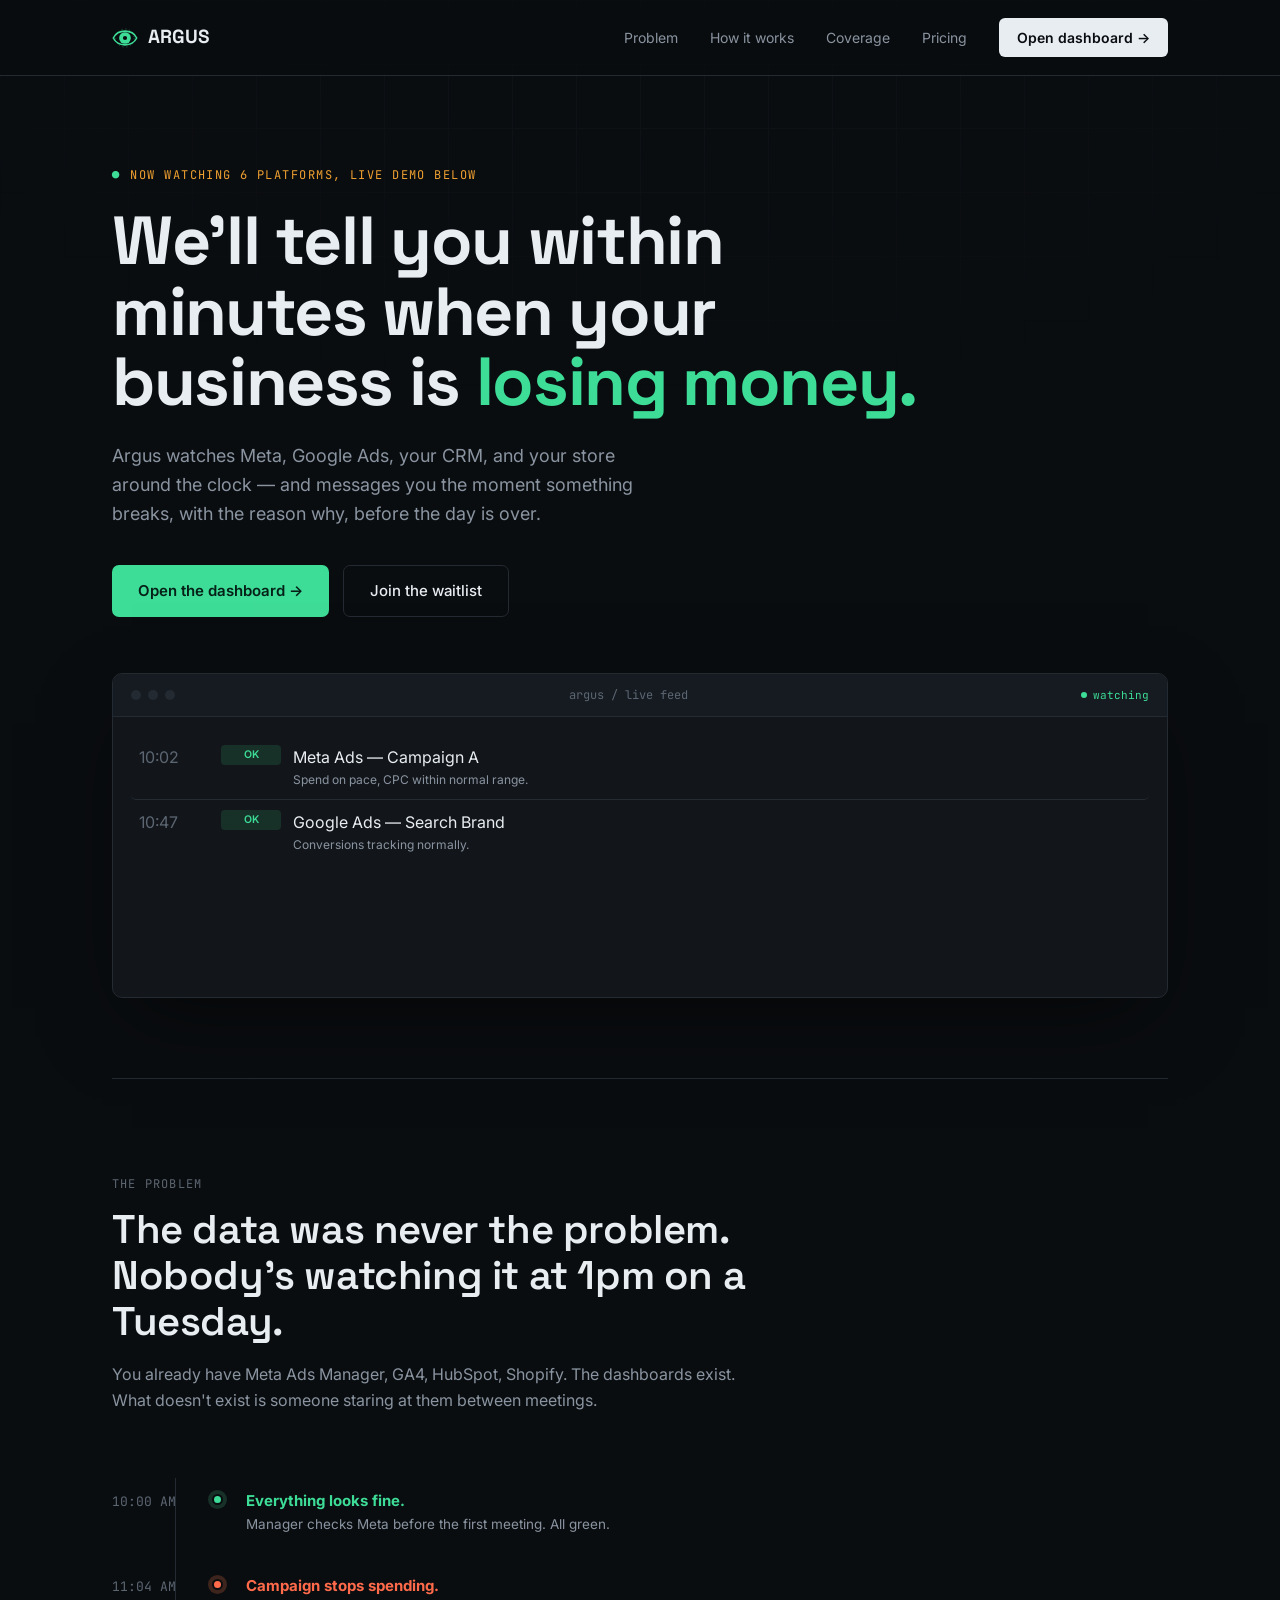
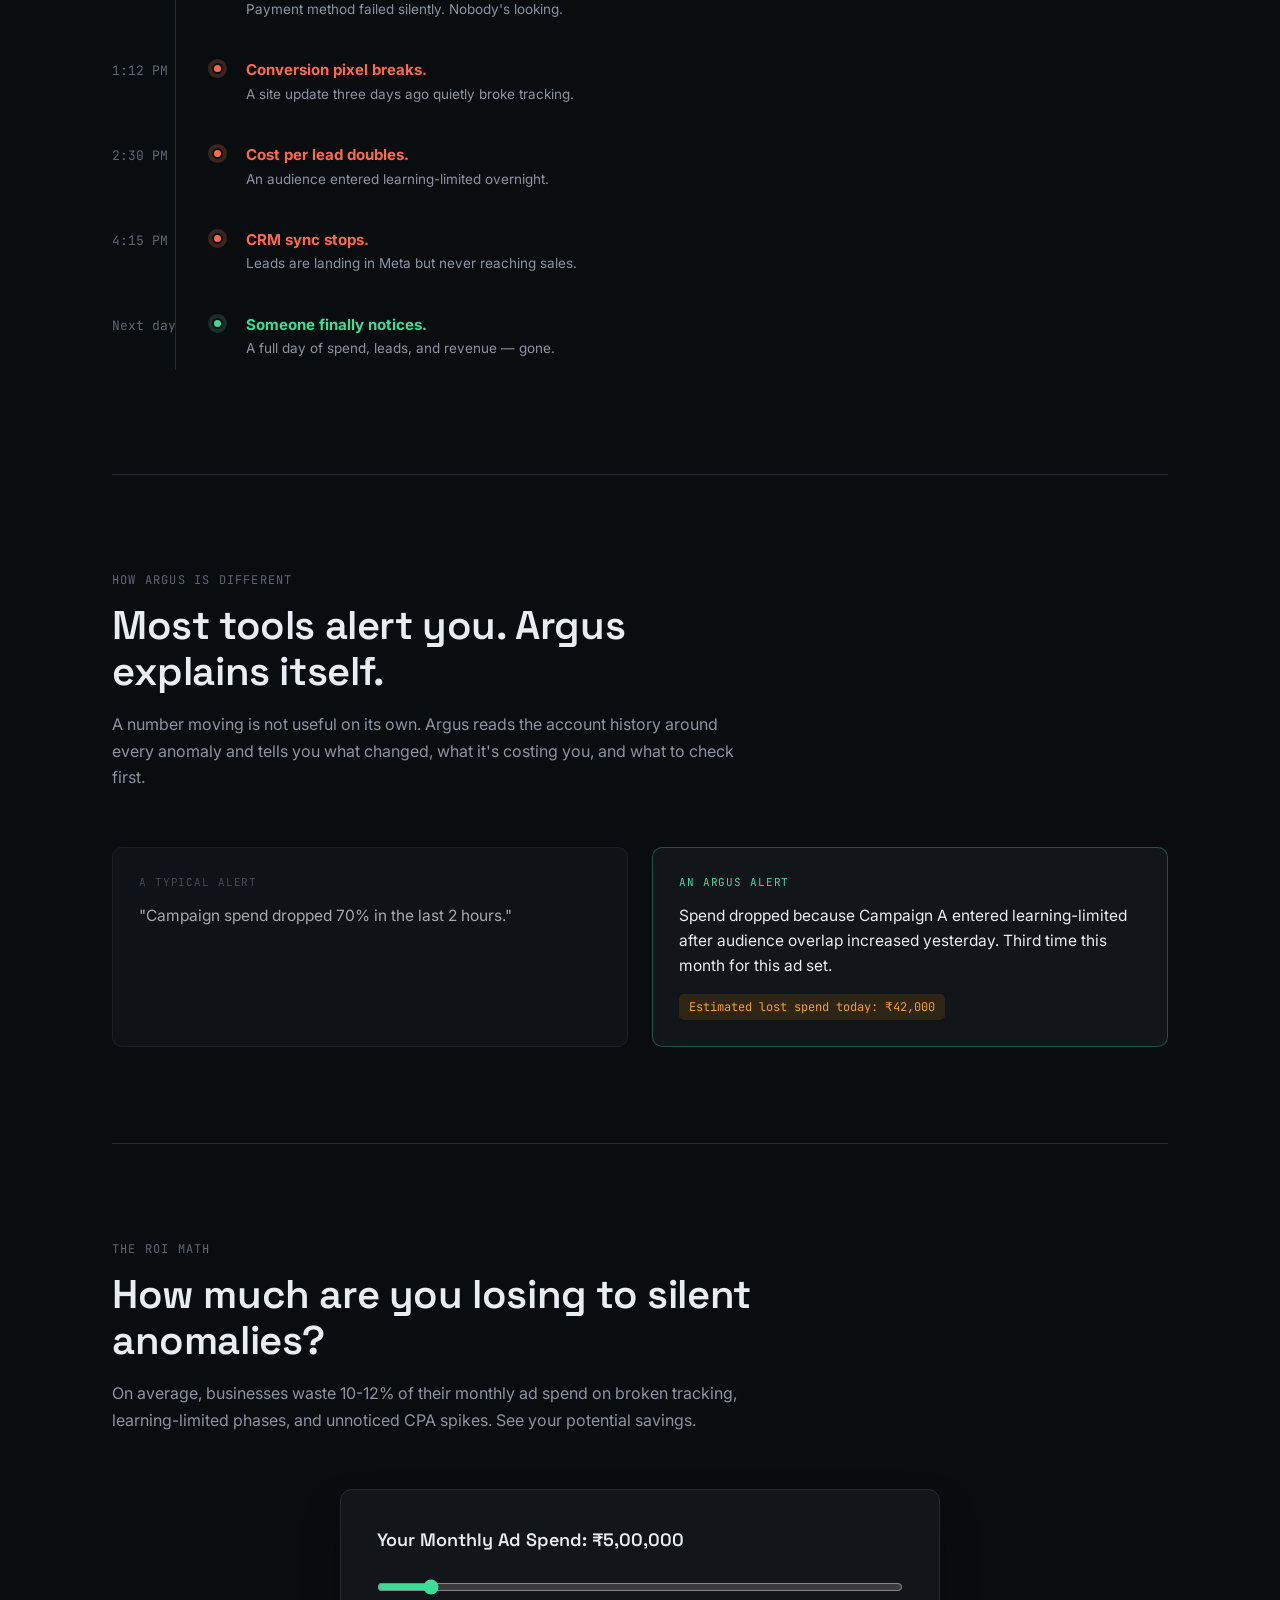
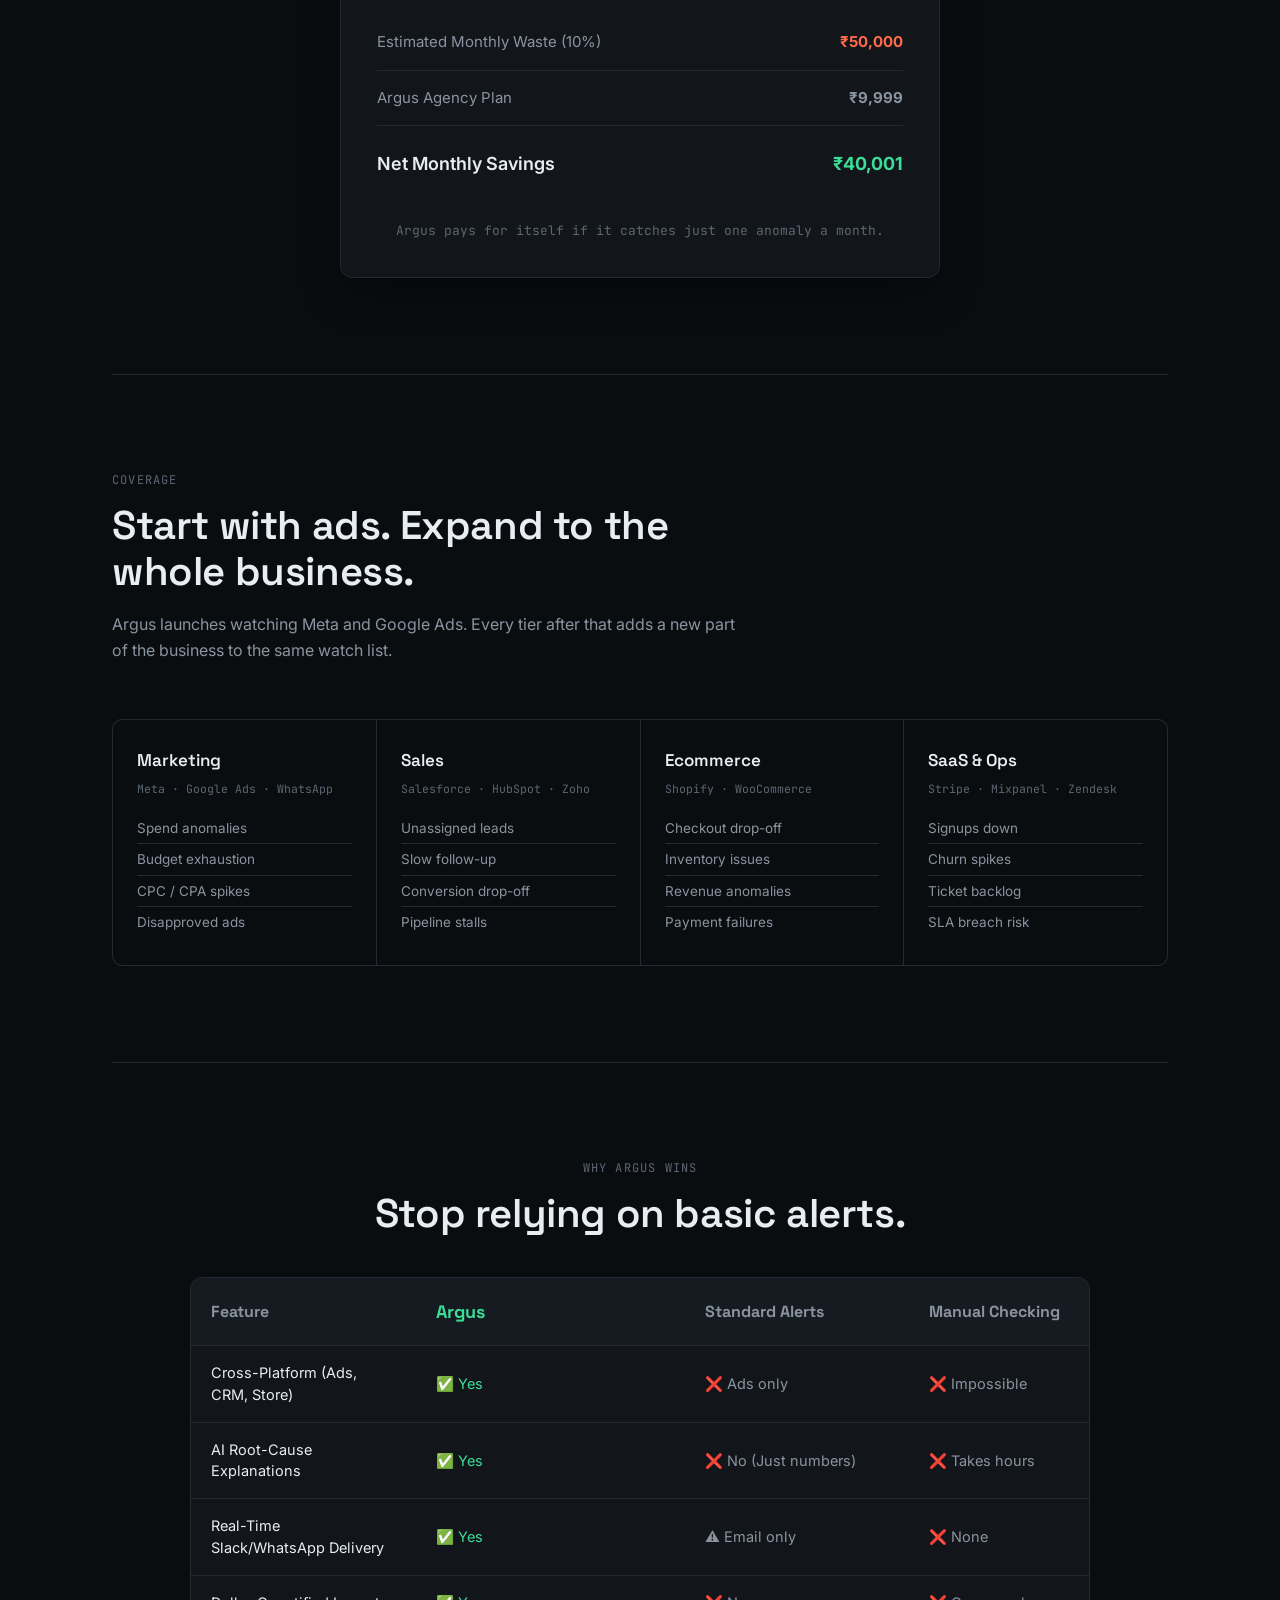
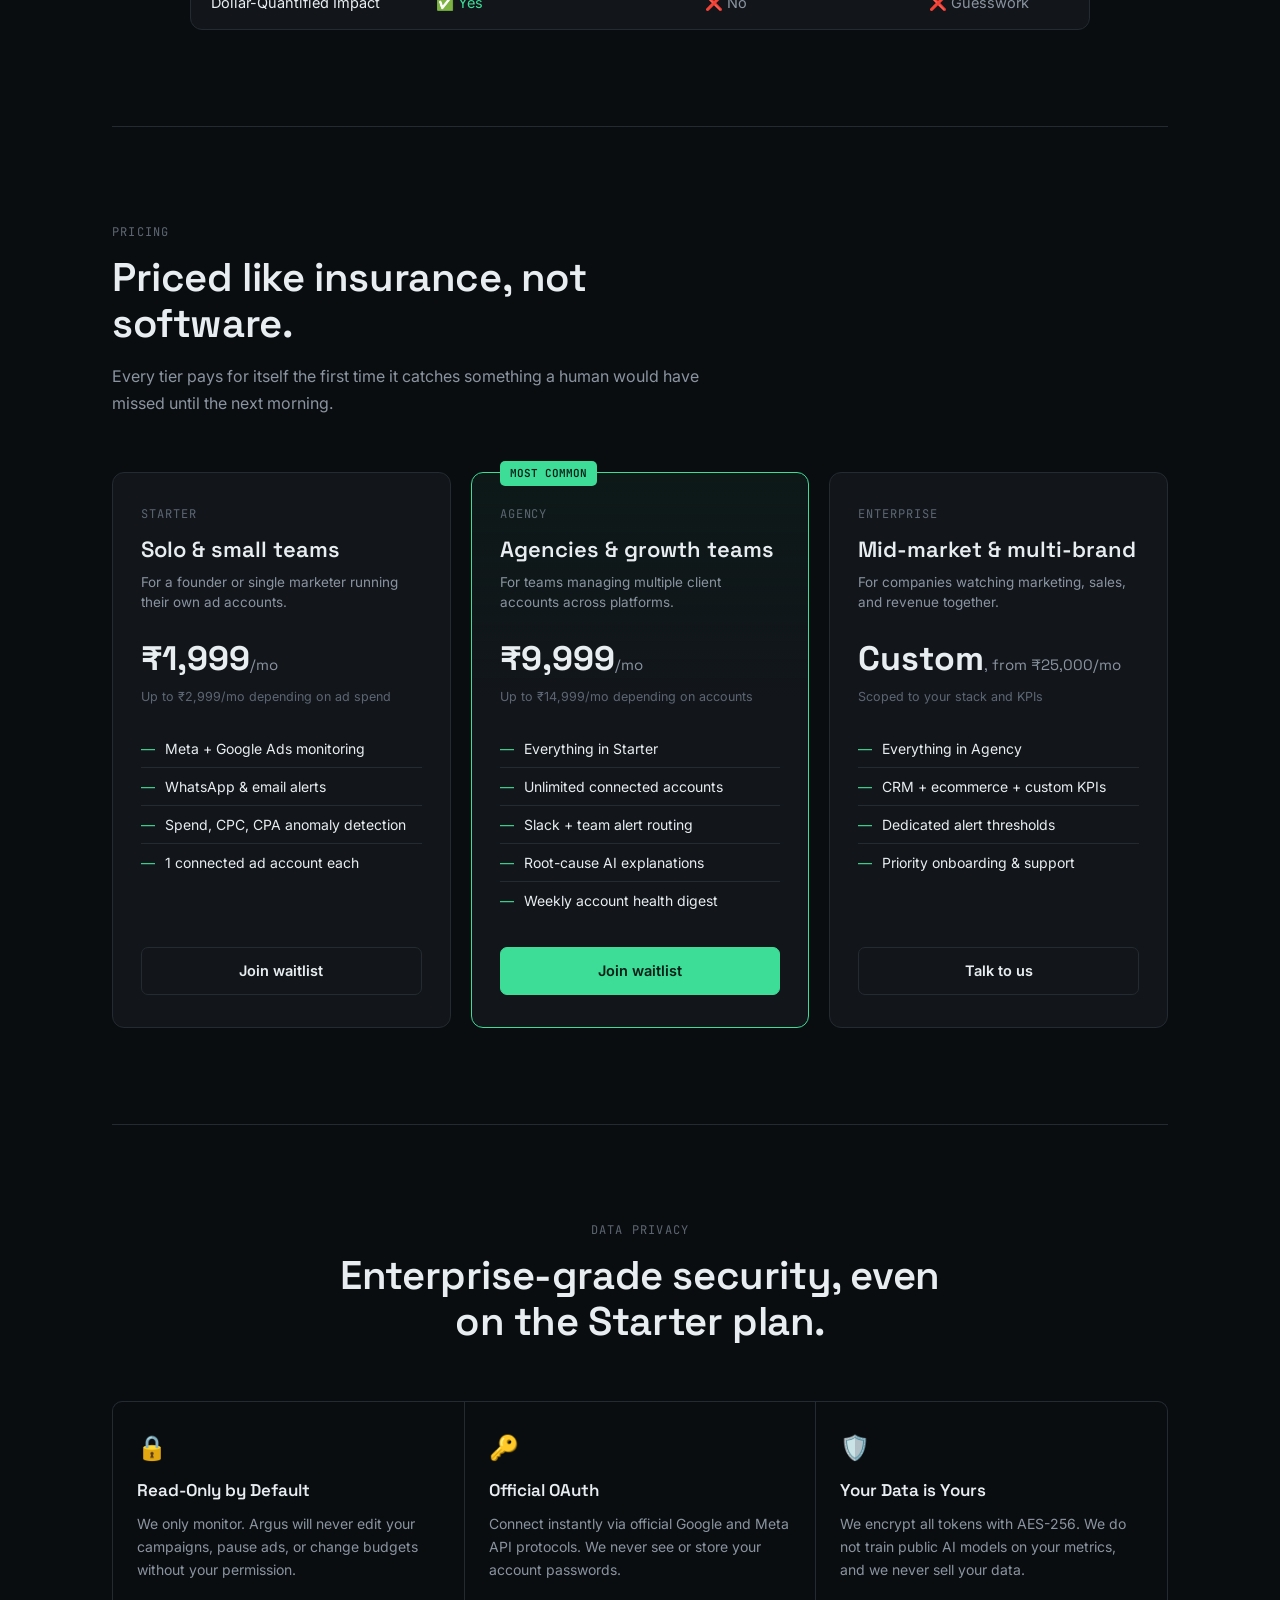
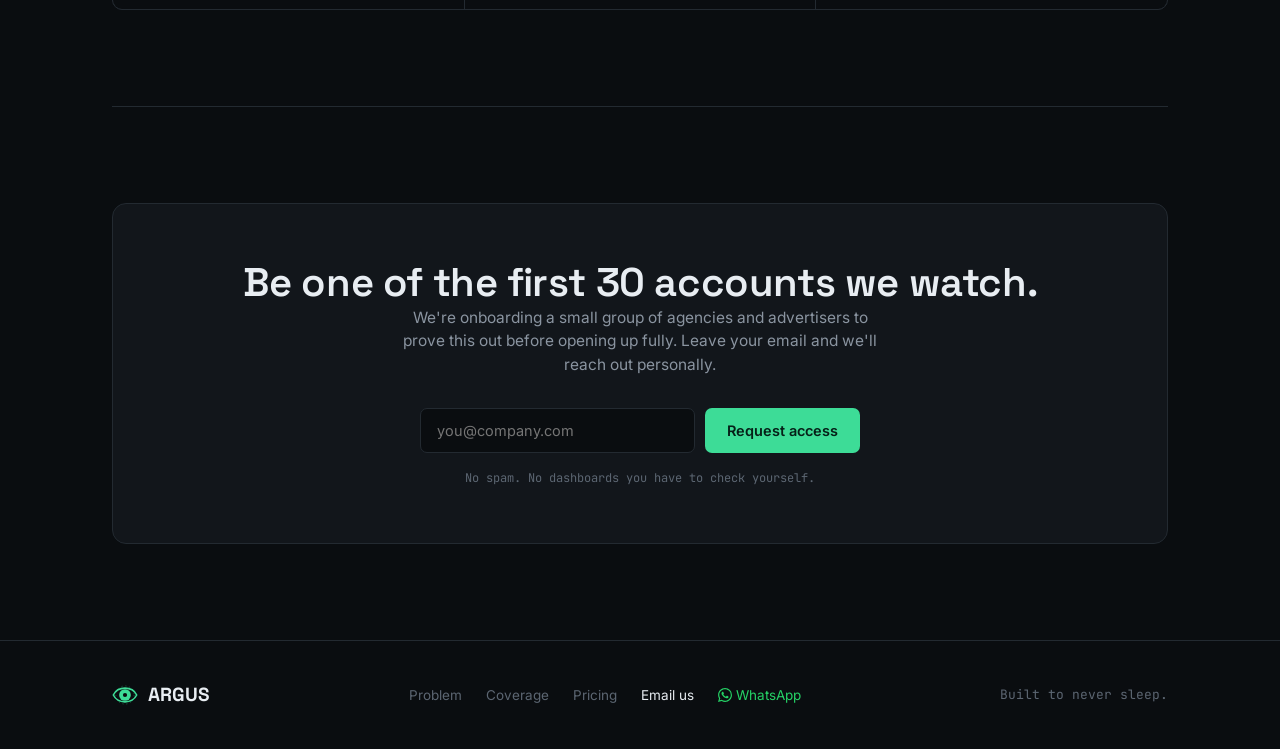
<file: index.html>
<!DOCTYPE html>
<html lang="en">
<head>
<meta charset="UTF-8">
<meta name="viewport" content="width=device-width, initial-scale=1.0">
<title>Argus — Your business, watched 24/7</title>
<meta name="description" content="Argus watches your Meta, Google, CRM, and store data around the clock and tells you within minutes when something's wrong — and why.">
<link rel="icon" type="image/svg+xml" href="assets/logo.svg">
<link rel="preconnect" href="https://fonts.googleapis.com">
<link href="https://fonts.googleapis.com/css2?family=Space+Grotesk:wght@400;500;600;700&family=Inter:wght@400;500;600&family=JetBrains+Mono:wght@400;500;600&display=swap" rel="stylesheet">
<link rel="stylesheet" href="css/styles.css">
<style>
  .hero{padding:90px 0 80px;display:grid;grid-template-columns:1fr;gap:56px;}
  .eyebrow{font-family:var(--mono);font-size:12px;letter-spacing:.12em;text-transform:uppercase;color:var(--amber);display:flex;align-items:center;gap:10px;margin-bottom:22px;}
  .eyebrow::before{content:'●';color:var(--ok);animation:pulse 2s infinite;}
  h1{font-family:var(--display);font-weight:700;font-size:clamp(38px,5.4vw,68px);line-height:1.04;letter-spacing:-.02em;max-width:820px;}
  h1 .accent{color:var(--ok);}
  .hero-sub{font-size:18px;color:var(--muted);max-width:560px;margin-top:24px;line-height:1.6;}
  .hero-ctas{display:flex;gap:14px;margin-top:36px;flex-wrap:wrap;}
  .console{background:var(--panel);border:1px solid var(--hairline);border-radius:10px;overflow:hidden;box-shadow:0 30px 80px -20px rgba(0,0,0,.6);}
  .console-bar{display:flex;align-items:center;justify-content:space-between;padding:12px 18px;border-bottom:1px solid var(--hairline);background:var(--panel-2);}
  .console-dots{display:flex;gap:7px;}
  .console-dots span{width:10px;height:10px;border-radius:50%;background:var(--hairline);}
  .console-title{font-family:var(--mono);font-size:12px;color:var(--muted-2);}
  .console-status{font-family:var(--mono);font-size:11px;color:var(--ok);display:flex;align-items:center;gap:6px;}
  .console-status::before{content:'';width:6px;height:6px;border-radius:50%;background:var(--ok);animation:pulse 2s infinite;}
  #consoleBody{padding:18px;height:280px;overflow:hidden;}
  section{padding:96px 0;border-top:1px solid var(--hairline);}
  .section-head{max-width:640px;margin-bottom:56px;}
  .section-eyebrow{font-family:var(--mono);font-size:12px;letter-spacing:.1em;text-transform:uppercase;color:var(--muted-2);margin-bottom:14px;}
  h2{font-family:var(--display);font-weight:600;font-size:clamp(28px,3.6vw,40px);letter-spacing:-.01em;line-height:1.15;}
  .section-sub{color:var(--muted);font-size:16px;margin-top:16px;line-height:1.65;}
  .timeline{position:relative;}
  .timeline-rail{position:absolute;left:63px;top:8px;bottom:8px;width:1px;background:var(--hairline);}
  .t-row{display:grid;grid-template-columns:100px 26px 1fr;gap:0;align-items:start;padding:20px 0;}
  .t-time{font-family:var(--mono);font-size:13px;color:var(--muted-2);padding-top:2px;}
  .t-dot{width:11px;height:11px;border-radius:50%;background:var(--hairline);border:2px solid var(--bg);margin-top:4px;position:relative;z-index:1;}
  .t-row.bad .t-dot{background:var(--alert);box-shadow:0 0 0 4px var(--alert-dim);}
  .t-row.watch .t-dot{background:var(--ok);box-shadow:0 0 0 4px var(--ok-dim);}
  .t-text{font-size:15px;padding-left:8px;}
  .t-row.bad .t-text strong{color:var(--alert);}
  .t-row.watch .t-text strong{color:var(--ok);}
  .t-note{color:var(--muted);font-size:13.5px;margin-top:2px;}
  .why-grid{display:grid;grid-template-columns:1fr 1fr;gap:24px;}
  @media(max-width:800px){.why-grid{grid-template-columns:1fr;}}
  .why-card{background:var(--panel);border:1px solid var(--hairline);border-radius:10px;padding:26px;}
  .why-card .label{font-family:var(--mono);font-size:11px;letter-spacing:.08em;text-transform:uppercase;color:var(--muted-2);margin-bottom:14px;}
  .why-card.plain{opacity:.7;}
  .why-card.smart{border-color:rgba(61,220,151,.3);}
  .why-card.smart .label{color:var(--ok);}
  .why-card p{font-size:15.5px;line-height:1.6;}
  .impact-tag{display:inline-block;margin-top:16px;font-family:var(--mono);font-size:12px;color:var(--amber);background:var(--amber-dim);padding:4px 10px;border-radius:5px;}
  .coverage-grid{display:grid;grid-template-columns:repeat(4,1fr);gap:1px;background:var(--hairline);border:1px solid var(--hairline);border-radius:10px;overflow:hidden;}
  @media(max-width:900px){.coverage-grid{grid-template-columns:repeat(2,1fr);}}
  .cov-card{background:var(--bg);padding:28px 24px;}
  .cov-card h3{font-family:var(--display);font-size:17px;font-weight:600;margin-bottom:6px;}
  .cov-card .tools{font-family:var(--mono);font-size:11.5px;color:var(--muted-2);margin-bottom:16px;}
  .cov-card ul{list-style:none;font-size:13.5px;color:var(--muted);}
  .cov-card li{padding:5px 0;border-top:1px solid var(--hairline);}
  .cov-card li:first-child{border-top:none;}
  .pricing-grid{display:grid;grid-template-columns:repeat(3,1fr);gap:20px;}
  @media(max-width:900px){.pricing-grid{grid-template-columns:1fr;}}
  .price-card{background:var(--panel);border:1px solid var(--hairline);border-radius:12px;padding:32px 28px;display:flex;flex-direction:column;}
  .price-card.featured{border-color:var(--ok);position:relative;background:linear-gradient(180deg,rgba(61,220,151,.06),var(--panel) 40%);}
  .featured-tag{position:absolute;top:-12px;left:28px;background:var(--ok);color:#062018;font-family:var(--mono);font-size:11px;font-weight:600;padding:4px 10px;border-radius:5px;}
  .price-tier{font-family:var(--mono);font-size:12px;color:var(--muted-2);text-transform:uppercase;letter-spacing:.08em;margin-bottom:10px;}
  .price-name{font-family:var(--display);font-size:22px;font-weight:600;margin-bottom:6px;}
  .price-for{font-size:13.5px;color:var(--muted);margin-bottom:20px;}
  .price-amount{font-family:var(--display);font-size:34px;font-weight:700;margin-bottom:4px;}
  .price-amount span{font-size:15px;color:var(--muted);font-weight:400;}
  .price-range{font-size:12.5px;color:var(--muted-2);margin-bottom:24px;}
  .price-feat{list-style:none;font-size:14px;margin-bottom:28px;flex:1;}
  .price-feat li{padding:8px 0;border-top:1px solid var(--hairline);display:flex;gap:10px;}
  .price-feat li:first-child{border-top:none;}
  .price-feat li::before{content:'—';color:var(--ok);flex-shrink:0;}
  .price-btn{text-align:center;padding:12px;border-radius:7px;font-weight:600;font-size:14.5px;border:1px solid var(--hairline);transition:all .15s;}
  .price-card.featured .price-btn{background:var(--ok);color:#062018;border-color:var(--ok);}
  .waitlist{background:var(--panel);border:1px solid var(--hairline);border-radius:14px;padding:56px 48px;text-align:center;}
  @media(max-width:700px){.waitlist{padding:40px 24px;}}
  .waitlist p{color:var(--muted);font-size:15.5px;max-width:480px;margin:0 auto 32px;}
  .waitlist-form{display:flex;gap:10px;max-width:440px;margin:0 auto;flex-wrap:wrap;justify-content:center;}
  .waitlist-form input{flex:1;min-width:220px;background:var(--bg);border:1px solid var(--hairline);color:var(--text);padding:13px 16px;border-radius:7px;font-size:14.5px;}
  .waitlist-form input:focus{outline:none;border-color:var(--ok);}
  .waitlist-form button{background:var(--ok);color:#062018;font-weight:600;font-size:14.5px;border:none;padding:13px 22px;border-radius:7px;cursor:pointer;}
  .form-note{font-family:var(--mono);font-size:12px;color:var(--muted-2);margin-top:16px;}
  .form-success{display:none;color:var(--ok);font-family:var(--mono);font-size:14px;margin-top:20px;}
  footer{border-top:1px solid var(--hairline);padding:40px 0;}
  .footer-row{display:flex;justify-content:space-between;align-items:center;flex-wrap:wrap;gap:16px;}
  .footer-links{display:flex;gap:24px;font-size:13.5px;color:var(--muted-2);}
  @media(max-width:700px){.why-grid,.pricing-grid{grid-template-columns:1fr;}.t-row{grid-template-columns:78px 20px 1fr;}.timeline-rail{left:52px;}}
</style>
</head>
<body>
<div class="grid-bg"></div>

<header class="site-header">
  <nav class="site-nav">
    <div class="logo"><img src="assets/logo.svg" alt="Argus logo"> ARGUS</div>
    <button class="nav-toggle" id="navToggle" aria-label="Menu">☰</button>
    <div class="nav-links">
      <a href="#problem">Problem</a>
      <a href="#how">How it works</a>
      <a href="#coverage">Coverage</a>
      <a href="#pricing">Pricing</a>
      <a href="dashboard.html" class="nav-cta">Open dashboard →</a>
    </div>
  </nav>
</header>

<main class="wrap">
  <section class="hero" style="border-top:none;">
    <div>
      <div class="eyebrow">Now watching 6 platforms, live demo below</div>
      <h1>We'll tell you within minutes when your business is <span class="accent">losing money.</span></h1>
      <p class="hero-sub">Argus watches Meta, Google Ads, your CRM, and your store around the clock — and messages you the moment something breaks, with the reason why, before the day is over.</p>
      <div class="hero-ctas">
        <a href="dashboard.html" class="btn-primary">Open the dashboard →</a>
        <a href="#waitlist" class="btn-secondary">Join the waitlist</a>
      </div>
    </div>
    <div class="console">
      <div class="console-bar">
        <div class="console-dots"><span></span><span></span><span></span></div>
        <div class="console-title">argus / live feed</div>
        <div class="console-status">watching</div>
      </div>
      <div id="consoleBody"></div>
    </div>
  </section>

  <section id="problem">
    <div class="section-head">
      <div class="section-eyebrow">The problem</div>
      <h2>The data was never the problem. Nobody's watching it at 1pm on a Tuesday.</h2>
      <p class="section-sub">You already have Meta Ads Manager, GA4, HubSpot, Shopify. The dashboards exist. What doesn't exist is someone staring at them between meetings.</p>
    </div>
    <div class="timeline">
      <div class="timeline-rail"></div>
      <div class="t-row watch"><div class="t-time">10:00 AM</div><div class="t-dot"></div><div class="t-text"><strong>Everything looks fine.</strong><div class="t-note">Manager checks Meta before the first meeting. All green.</div></div></div>
      <div class="t-row bad"><div class="t-time">11:04 AM</div><div class="t-dot"></div><div class="t-text"><strong>Campaign stops spending.</strong><div class="t-note">Payment method failed silently. Nobody's looking.</div></div></div>
      <div class="t-row bad"><div class="t-time">1:12 PM</div><div class="t-dot"></div><div class="t-text"><strong>Conversion pixel breaks.</strong><div class="t-note">A site update three days ago quietly broke tracking.</div></div></div>
      <div class="t-row bad"><div class="t-time">2:30 PM</div><div class="t-dot"></div><div class="t-text"><strong>Cost per lead doubles.</strong><div class="t-note">An audience entered learning-limited overnight.</div></div></div>
      <div class="t-row bad"><div class="t-time">4:15 PM</div><div class="t-dot"></div><div class="t-text"><strong>CRM sync stops.</strong><div class="t-note">Leads are landing in Meta but never reaching sales.</div></div></div>
      <div class="t-row watch"><div class="t-time">Next day</div><div class="t-dot"></div><div class="t-text"><strong>Someone finally notices.</strong><div class="t-note">A full day of spend, leads, and revenue — gone.</div></div></div>
    </div>
  </section>

  <section id="how">
    <div class="section-head">
      <div class="section-eyebrow">How Argus is different</div>
      <h2>Most tools alert you. Argus explains itself.</h2>
      <p class="section-sub">A number moving is not useful on its own. Argus reads the account history around every anomaly and tells you what changed, what it's costing you, and what to check first.</p>
    </div>
    <div class="why-grid">
      <div class="why-card plain"><div class="label">A typical alert</div><p>"Campaign spend dropped 70% in the last 2 hours."</p></div>
      <div class="why-card smart"><div class="label">An Argus alert</div><p>Spend dropped because Campaign A entered learning-limited after audience overlap increased yesterday. Third time this month for this ad set.</p><span class="impact-tag">Estimated lost spend today: ₹42,000</span></div>
    </div>
  </section>
<!-- ADDED: ROI Calculator -->
  <section id="calculator">
    <div class="section-head">
      <div class="section-eyebrow">The ROI Math</div>
      <h2>How much are you losing to silent anomalies?</h2>
      <p class="section-sub">On average, businesses waste 10-12% of their monthly ad spend on broken tracking, learning-limited phases, and unnoticed CPA spikes. See your potential savings.</p>
    </div>
    <div class="calc-box">
      <label for="spend-slider">Your Monthly Ad Spend: <span id="spend-value" class="accent">₹5,00,000</span></label>
      <input type="range" id="spend-slider" min="50000" max="5000000" step="50000" value="500000">
      
      <div class="calc-results">
        <div class="calc-row">
          <span>Estimated Monthly Waste (10%)</span>
          <strong id="waste-value" class="alert-text">₹50,000</strong>
        </div>
        <div class="calc-row">
          <span>Argus Agency Plan</span>
          <strong>₹9,999</strong>
        </div>
        <div class="calc-row total">
          <span>Net Monthly Savings</span>
          <strong id="savings-value" class="ok-text">₹40,001</strong>
        </div>
      </div>
      <p class="calc-note">Argus pays for itself if it catches just one anomaly a month.</p>
    </div>
  </section>
  <section id="coverage">
    <div class="section-head">
      <div class="section-eyebrow">Coverage</div>
      <h2>Start with ads. Expand to the whole business.</h2>
      <p class="section-sub">Argus launches watching Meta and Google Ads. Every tier after that adds a new part of the business to the same watch list.</p>
    </div>
    <div class="coverage-grid">
      <div class="cov-card"><h3>Marketing</h3><div class="tools">Meta · Google Ads · WhatsApp</div><ul><li>Spend anomalies</li><li>Budget exhaustion</li><li>CPC / CPA spikes</li><li>Disapproved ads</li></ul></div>
      <div class="cov-card"><h3>Sales</h3><div class="tools">Salesforce · HubSpot · Zoho</div><ul><li>Unassigned leads</li><li>Slow follow-up</li><li>Conversion drop-off</li><li>Pipeline stalls</li></ul></div>
      <div class="cov-card"><h3>Ecommerce</h3><div class="tools">Shopify · WooCommerce</div><ul><li>Checkout drop-off</li><li>Inventory issues</li><li>Revenue anomalies</li><li>Payment failures</li></ul></div>
      <div class="cov-card"><h3>SaaS &amp; Ops</h3><div class="tools">Stripe · Mixpanel · Zendesk</div><ul><li>Signups down</li><li>Churn spikes</li><li>Ticket backlog</li><li>SLA breach risk</li></ul></div>
    </div>
  </section>

  <!-- ADDED: Comparison Table -->
  <section id="compare">
    <div class="section-head" style="margin: 0 auto 40px; text-align: center;">
      <div class="section-eyebrow" style="justify-content: center;">Why Argus Wins</div>
      <h2>Stop relying on basic alerts.</h2>
    </div>
    
    <div style="max-width: 900px; margin: 0 auto; background: var(--panel); border: 1px solid var(--hairline); border-radius: 12px; overflow: hidden;">
      <table style="width: 100%; border-collapse: collapse; text-align: left;">
        <thead>
          <tr style="background: var(--panel-2); border-bottom: 1px solid var(--hairline);">
            <th style="padding: 20px; font-family: var(--display); font-size: 16px; color: var(--muted);">Feature</th>
            <th style="padding: 20px; font-family: var(--display); font-size: 18px; color: var(--ok); width: 30%;">Argus</th>
            <th style="padding: 20px; font-family: var(--display); font-size: 16px; color: var(--muted); width: 25%;">Standard Alerts</th>
            <th style="padding: 20px; font-family: var(--display); font-size: 16px; color: var(--muted); width: 20%;">Manual Checking</th>
          </tr>
        </thead>
        <tbody style="font-size: 14.5px;">
          <tr style="border-bottom: 1px solid var(--hairline);">
            <td style="padding: 16px 20px;">Cross-Platform (Ads, CRM, Store)</td>
            <td style="padding: 16px 20px; color: var(--ok);">✅ Yes</td>
            <td style="padding: 16px 20px; color: var(--muted);">❌ Ads only</td>
            <td style="padding: 16px 20px; color: var(--muted);">❌ Impossible</td>
          </tr>
          <tr style="border-bottom: 1px solid var(--hairline);">
            <td style="padding: 16px 20px;">AI Root-Cause Explanations</td>
            <td style="padding: 16px 20px; color: var(--ok);">✅ Yes</td>
            <td style="padding: 16px 20px; color: var(--muted);">❌ No (Just numbers)</td>
            <td style="padding: 16px 20px; color: var(--muted);">❌ Takes hours</td>
          </tr>
          <tr style="border-bottom: 1px solid var(--hairline);">
            <td style="padding: 16px 20px;">Real-Time Slack/WhatsApp Delivery</td>
            <td style="padding: 16px 20px; color: var(--ok);">✅ Yes</td>
            <td style="padding: 16px 20px; color: var(--muted);">⚠️ Email only</td>
            <td style="padding: 16px 20px; color: var(--muted);">❌ None</td>
          </tr>
          <tr>
            <td style="padding: 16px 20px;">Dollar-Quantified Impact</td>
            <td style="padding: 16px 20px; color: var(--ok);">✅ Yes</td>
            <td style="padding: 16px 20px; color: var(--muted);">❌ No</td>
            <td style="padding: 16px 20px; color: var(--muted);">❌ Guesswork</td>
          </tr>
        </tbody>
      </table>
    </div>
  </section>
  <section id="pricing">
    <div class="section-head">
      <div class="section-eyebrow">Pricing</div>
      <h2>Priced like insurance, not software.</h2>
      <p class="section-sub">Every tier pays for itself the first time it catches something a human would have missed until the next morning.</p>
    </div>
    <div class="pricing-grid">
      <div class="price-card">
        <div class="price-tier">Starter</div><div class="price-name">Solo &amp; small teams</div>
        <div class="price-for">For a founder or single marketer running their own ad accounts.</div>
        <div class="price-amount">₹1,999<span>/mo</span></div><div class="price-range">Up to ₹2,999/mo depending on ad spend</div>
        <ul class="price-feat"><li>Meta + Google Ads monitoring</li><li>WhatsApp &amp; email alerts</li><li>Spend, CPC, CPA anomaly detection</li><li>1 connected ad account each</li></ul>
        <a href="#waitlist" class="price-btn">Join waitlist</a>
      </div>
      <div class="price-card featured"><span class="featured-tag">MOST COMMON</span>
        <div class="price-tier">Agency</div><div class="price-name">Agencies &amp; growth teams</div>
        <div class="price-for">For teams managing multiple client accounts across platforms.</div>
        <div class="price-amount">₹9,999<span>/mo</span></div><div class="price-range">Up to ₹14,999/mo depending on accounts</div>
        <ul class="price-feat"><li>Everything in Starter</li><li>Unlimited connected accounts</li><li>Slack + team alert routing</li><li>Root-cause AI explanations</li><li>Weekly account health digest</li></ul>
        <a href="#waitlist" class="price-btn">Join waitlist</a>
      </div>
      <div class="price-card">
        <div class="price-tier">Enterprise</div><div class="price-name">Mid-market &amp; multi-brand</div>
        <div class="price-for">For companies watching marketing, sales, and revenue together.</div>
        <div class="price-amount">Custom<span>, from ₹25,000/mo</span></div><div class="price-range">Scoped to your stack and KPIs</div>
        <ul class="price-feat"><li>Everything in Agency</li><li>CRM + ecommerce + custom KPIs</li><li>Dedicated alert thresholds</li><li>Priority onboarding &amp; support</li></ul>
        <a href="#waitlist" class="price-btn">Talk to us</a>
      </div>
    </div>
  </section>
<!-- ADDED: Security & Trust -->
  <section id="security">
    <div class="section-head" style="margin: 0 auto 56px; text-align: center;">
      <div class="section-eyebrow" style="justify-content: center;">Data Privacy</div>
      <h2>Enterprise-grade security, even on the Starter plan.</h2>
    </div>
    <div class="coverage-grid" style="grid-template-columns: repeat(3, 1fr);">
      <div class="cov-card">
        <h3 style="font-size: 24px; margin-bottom: 12px;">🔒</h3>
        <h3>Read-Only by Default</h3>
        <p class="section-sub" style="font-size: 14px; margin-top: 8px;">We only monitor. Argus will never edit your campaigns, pause ads, or change budgets without your permission.</p>
      </div>
      <div class="cov-card">
        <h3 style="font-size: 24px; margin-bottom: 12px;">🔑</h3>
        <h3>Official OAuth</h3>
        <p class="section-sub" style="font-size: 14px; margin-top: 8px;">Connect instantly via official Google and Meta API protocols. We never see or store your account passwords.</p>
      </div>
      <div class="cov-card">
        <h3 style="font-size: 24px; margin-bottom: 12px;">🛡️</h3>
        <h3>Your Data is Yours</h3>
        <p class="section-sub" style="font-size: 14px; margin-top: 8px;">We encrypt all tokens with AES-256. We do not train public AI models on your metrics, and we never sell your data.</p>
      </div>
    </div>
  </section>
  <section id="waitlist">
    <div class="waitlist">
      <h2>Be one of the first 30 accounts we watch.</h2>
      <p>We're onboarding a small group of agencies and advertisers to prove this out before opening up fully. Leave your email and we'll reach out personally.</p>
      <form class="waitlist-form" id="waitlistForm">
        <input type="email" id="emailInput" placeholder="you@company.com" required>
        <button type="submit">Request access</button>
      </form>
      <div class="form-success" id="formSuccess">✓ You're on the list — we'll be in touch shortly.</div>
      <div class="form-note">No spam. No dashboards you have to check yourself.</div>
    </div>
  </section>
</main>

<footer>
  <div class="wrap footer-row">
    <div class="logo"><img src="assets/logo.svg" alt="Argus logo"> ARGUS</div>
    <div class="footer-links">
      <a href="#problem">Problem</a>
      <a href="#coverage">Coverage</a>
      <a href="#pricing">Pricing</a>
      <a href="mailto:srujankazipeta6@gmail.com" style="color: var(--text);">Email us</a>
      <a href="https://wa.me/917382669972" target="_blank" style="color: #25D366; display: flex; align-items: center; gap: 4px;">
        <svg viewBox="0 0 24 24" width="14" height="14" fill="currentColor">
          <path d="M17.472 14.382c-.297-.149-1.758-.867-2.03-.967-.273-.099-.471-.148-.67.15-.197.297-.767.966-.94 1.164-.173.199-.347.223-.644.075-.297-.15-1.255-.463-2.39-1.475-.888-.788-1.487-1.761-1.663-2.06-.173-.297-.018-.458.13-.606.134-.133.298-.347.446-.52.149-.174.198-.298.298-.497.099-.198.05-.371-.025-.52-.075-.149-.669-1.612-.916-2.207-.242-.579-.487-.5-.669-.51-.173-.008-.371-.01-.57-.01-.198 0-.52.074-.792.372-.272.297-1.04 1.016-1.04 2.479 0 1.462 1.065 2.875 1.213 3.074.149.198 2.096 3.2 5.077 4.487.709.306 1.262.489 1.694.625.712.227 1.36.195 1.871.118.571-.085 1.758-.719 2.006-1.413.248-.694.248-1.289.173-1.413-.074-.124-.272-.198-.57-.347m-5.421 7.403h-.004a9.87 9.87 0 01-5.031-1.378l-.361-.214-3.741.982.998-3.648-.235-.374a9.86 9.86 0 01-1.51-5.26c.001-5.45 4.436-9.884 9.888-9.884 2.64 0 5.122 1.03 6.988 2.898a9.825 9.825 0 012.893 6.994c-.003 5.45-4.437 9.884-9.885 9.884m8.413-18.297A11.815 11.815 0 0012.05 0C5.495 0 .16 5.335.157 11.892c0 2.096.547 4.142 1.588 5.945L.057 24l6.305-1.654a11.882 11.882 0 005.683 1.448h.005c6.554 0 11.89-5.335 11.893-11.893a11.821 11.821 0 00-3.48-8.413z"/>
        </svg>
        WhatsApp
      </a>
    </div>
    <div style="font-size:13px;color:var(--muted-2);font-family:var(--mono);">Built to never sleep.</div>
  </div>
</footer>

<script src="js/site.js"></script>
</file>
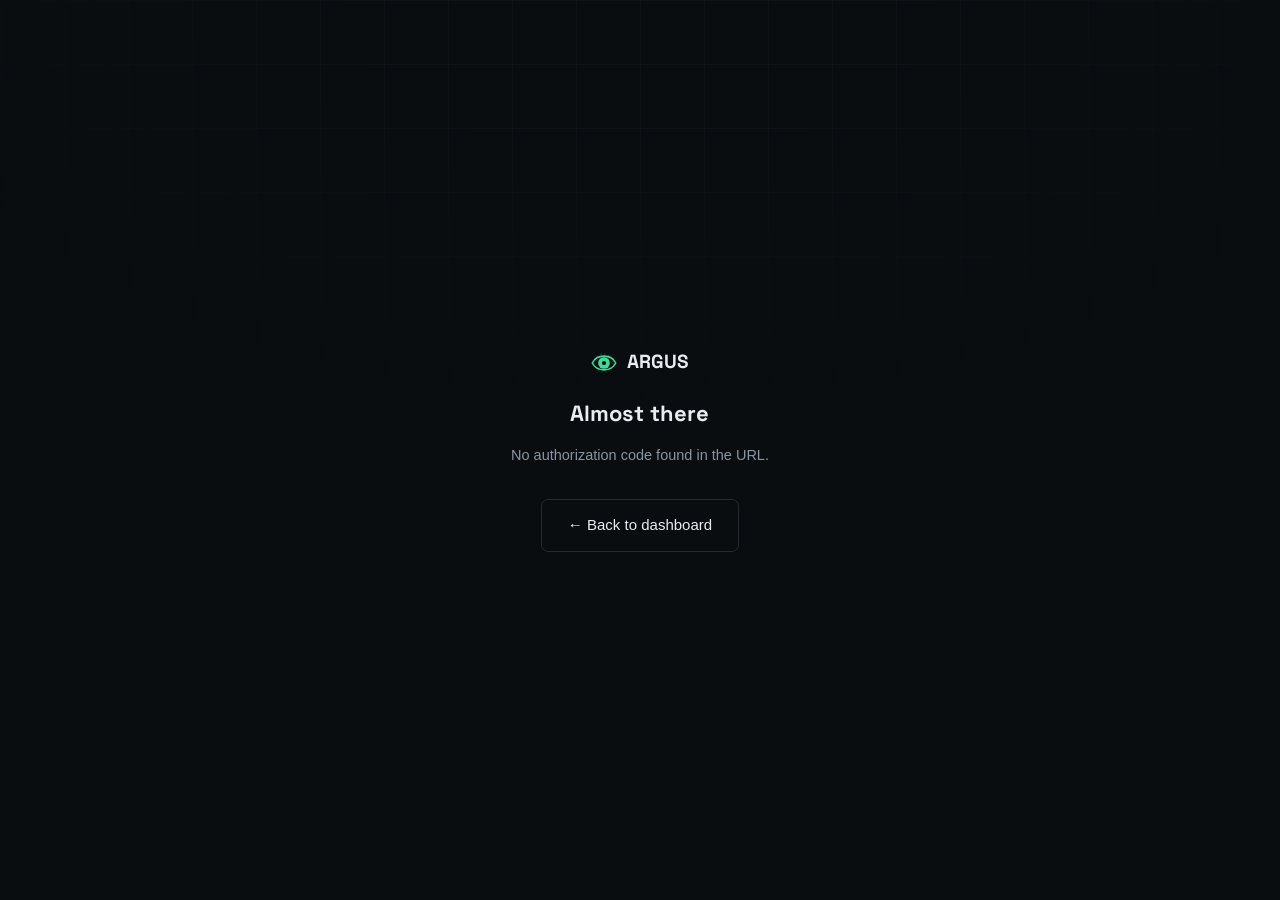
<file: oauth-callback.html>
<!DOCTYPE html>
<html lang="en">
<head>
<meta charset="UTF-8">
<meta name="viewport" content="width=device-width, initial-scale=1.0">
<title>Argus — Connecting…</title>
<link rel="icon" type="image/svg+xml" href="assets/logo.svg">
<link href="https://fonts.googleapis.com/css2?family=Space+Grotesk:wght@600;700&family=JetBrains+Mono:wght@400;500&display=swap" rel="stylesheet">
<link rel="stylesheet" href="css/styles.css">
<style>
  body{display:flex;align-items:center;justify-content:center;min-height:100vh;}
  .box{max-width:480px;padding:36px;text-align:center;}
  .box h1{font-family:var(--display);font-size:22px;margin-bottom:14px;}
  .box p{color:var(--muted);font-size:14.5px;line-height:1.6;margin-bottom:10px;}
  code{background:var(--panel-2);padding:2px 7px;border-radius:5px;font-family:var(--mono);font-size:13px;word-break:break-all;}
  .panel{margin-top:20px;text-align:left;}
</style>
</head>
<body>
<div class="grid-bg"></div>
<div class="box">
  <div class="logo" style="justify-content:center;margin-bottom:20px;"><img src="assets/logo.svg" alt="Argus logo"> ARGUS</div>
  <h1>Almost there</h1>
  <p id="status">Reading response…</p>
  <div class="panel" id="detail" style="display:none;">
    <p style="margin-bottom:6px;">Authorization code received:</p>
    <p><code id="codeVal"></code></p>
    <p style="margin-top:16px;">This page can't finish the connection on its own — the code above needs to be sent to a small server-side function that holds your App Secret / Client Secret and exchanges it for an access token. See <strong>README.md → "The part GitHub Pages can't do"</strong> for how to add that.</p>
  </div>
  <a href="dashboard.html" class="btn-secondary" style="display:inline-block;margin-top:22px;">← Back to dashboard</a>
</div>
<script>
  const params = new URLSearchParams(window.location.search);
  const code = params.get('code');
  const error = params.get('error');
  const status = document.getElementById('status');
  const detail = document.getElementById('detail');
  if(code){
    status.textContent = 'The platform sent back an authorization code.';
    document.getElementById('codeVal').textContent = code;
    detail.style.display = 'block';
  } else if(error){
    status.textContent = 'The connection was cancelled or denied: ' + error;
  } else {
    status.textContent = 'No authorization code found in the URL.';
  }
</script>
</body>
</html>
</file>
<file: css/styles.css>
:root{
  --bg:#0a0d10;
  --panel:#12161b;
  --panel-2:#161b21;
  --hairline:#232a31;
  --text:#e8edf2;
  --muted:#8a94a0;
  --muted-2:#5c6672;
  --alert:#ff6b4a;
  --alert-dim:#3d241c;
  --ok:#3ddc97;
  --ok-dim:#173028;
  --amber:#f0a030;
  --amber-dim:#2e2515;
  --display:'Space Grotesk',sans-serif;
  --body:'Inter',sans-serif;
  --mono:'JetBrains Mono',monospace;
}
*{margin:0;padding:0;box-sizing:border-box;}
html{scroll-behavior:smooth;}
body{
  background:var(--bg);color:var(--text);font-family:var(--body);
  line-height:1.5;-webkit-font-smoothing:antialiased;
}
a{color:inherit;text-decoration:none;}
img{display:block;max-width:100%;}
button,input,select{font-family:inherit;}
::selection{background:var(--alert);color:#0a0d10;}
.wrap{max-width:1120px;margin:0 auto;padding:0 32px;}

/* ---------- LOGO ---------- */
.logo{display:flex;align-items:center;gap:10px;font-family:var(--display);font-weight:700;font-size:19px;}
.logo img{width:26px;height:26px;}
.logo-eye{width:16px;height:16px;border-radius:50%;background:var(--ok);box-shadow:0 0 0 3px var(--ok-dim),0 0 14px var(--ok);animation:blink 4s ease-in-out infinite;}
@keyframes blink{0%,92%,100%{background:var(--ok);box-shadow:0 0 0 3px var(--ok-dim),0 0 14px var(--ok);}95%{background:var(--alert);box-shadow:0 0 0 3px var(--alert-dim),0 0 14px var(--alert);}}
@keyframes pulse{0%,100%{opacity:1;}50%{opacity:0.3;}}

/* ---------- MARKETING NAV / SHARED HEADER ---------- */
header.site-header{position:sticky;top:0;z-index:50;background:rgba(10,13,16,0.85);backdrop-filter:blur(10px);border-bottom:1px solid var(--hairline);}
nav.site-nav{display:flex;align-items:center;justify-content:space-between;padding:18px 32px;max-width:1120px;margin:0 auto;}
.nav-links{display:flex;gap:32px;align-items:center;}
.nav-links a{font-size:14px;color:var(--muted);transition:color 0.2s;}
.nav-links a:hover{color:var(--text);}
.nav-cta{font-size:14px;font-weight:600;color:var(--bg)!important;background:var(--text);padding:9px 18px;border-radius:6px;transition:transform 0.15s,background 0.15s;}
.nav-cta:hover{background:var(--ok);transform:translateY(-1px);}

/* ---------- BUTTONS ---------- */
.btn-primary{background:var(--ok);color:#062018;font-weight:600;font-size:15px;padding:14px 26px;border-radius:7px;display:inline-flex;align-items:center;gap:8px;border:none;cursor:pointer;transition:transform 0.15s,box-shadow 0.15s;}
.btn-primary:hover{transform:translateY(-2px);box-shadow:0 8px 24px rgba(61,220,151,0.25);}
.btn-secondary{border:1px solid var(--hairline);color:var(--text);font-weight:500;font-size:15px;padding:14px 26px;border-radius:7px;background:transparent;cursor:pointer;transition:border-color 0.15s,background 0.15s;}
.btn-secondary:hover{border-color:var(--muted-2);background:var(--panel);}
.btn-sm{font-size:13px;padding:8px 14px;border-radius:6px;font-weight:600;cursor:pointer;border:1px solid var(--hairline);background:var(--panel-2);color:var(--text);transition:all .15s;}
.btn-sm:hover{border-color:var(--muted-2);}
.btn-sm.ok{background:var(--ok);color:#062018;border-color:var(--ok);}

/* ---------- GRID BG ---------- */
.grid-bg{position:fixed;inset:0;z-index:-1;background-image:linear-gradient(var(--hairline) 1px,transparent 1px),linear-gradient(90deg,var(--hairline) 1px,transparent 1px);background-size:64px 64px;opacity:0.2;mask-image:radial-gradient(ellipse 80% 60% at 50% 0%,black 20%,transparent 75%);}

/* ================= DASHBOARD SHELL ================= */
.app-shell{display:grid;grid-template-columns:250px 1fr;min-height:100vh;}
.sidebar{background:var(--panel);border-right:1px solid var(--hairline);padding:22px 16px;display:flex;flex-direction:column;position:sticky;top:0;height:100vh;}
.sidebar .logo{padding:0 8px 26px;border-bottom:1px solid var(--hairline);margin-bottom:18px;}
.side-nav{list-style:none;display:flex;flex-direction:column;gap:2px;flex:1;}
.side-nav a{display:flex;align-items:center;gap:11px;padding:10px 12px;border-radius:7px;font-size:14px;color:var(--muted);transition:all .15s;}
.side-nav a:hover{background:var(--panel-2);color:var(--text);}
.side-nav a.active{background:var(--ok-dim);color:var(--ok);font-weight:600;}
.side-nav .icon{width:16px;height:16px;flex-shrink:0;}
.side-foot{padding:14px 8px 0;border-top:1px solid var(--hairline);font-family:var(--mono);font-size:11px;color:var(--muted-2);}

.main-col{display:flex;flex-direction:column;min-width:0;}
.topbar{display:flex;align-items:center;justify-content:space-between;padding:18px 32px;border-bottom:1px solid var(--hairline);gap:20px;flex-wrap:wrap;}
.topbar h1{font-family:var(--display);font-size:22px;font-weight:600;}
.topbar-controls{display:flex;gap:12px;align-items:center;flex-wrap:wrap;}

.dropdown{position:relative;}
.dropdown-btn{display:flex;align-items:center;gap:8px;background:var(--panel-2);border:1px solid var(--hairline);color:var(--text);font-size:13.5px;padding:9px 14px;border-radius:7px;cursor:pointer;transition:border-color .15s;}
.dropdown-btn:hover{border-color:var(--muted-2);}
.dropdown-btn .caret{font-size:10px;color:var(--muted-2);transition:transform .15s;}
.dropdown.open .dropdown-btn .caret{transform:rotate(180deg);}
.dropdown-menu{position:absolute;right:0;top:calc(100% + 8px);background:var(--panel);border:1px solid var(--hairline);border-radius:9px;min-width:210px;padding:6px;display:none;z-index:40;box-shadow:0 20px 50px -12px rgba(0,0,0,0.6);}
.dropdown.open .dropdown-menu{display:block;}
.dropdown-item{display:flex;align-items:center;gap:10px;padding:9px 10px;border-radius:6px;font-size:13.5px;cursor:pointer;transition:background .15s;}
.dropdown-item:hover{background:var(--panel-2);}
.dropdown-item .dot{width:7px;height:7px;border-radius:50%;flex-shrink:0;}
.dropdown-item .dot.ok{background:var(--ok);}
.dropdown-item .dot.off{background:var(--muted-2);}
.dropdown-check{margin-left:auto;color:var(--ok);font-size:12px;opacity:0;}
.dropdown-item.selected .dropdown-check{opacity:1;}

.content{padding:28px 32px 60px;flex:1;}
.tab-panel{display:none;}
.tab-panel.active{display:block;}

/* KPI cards */
.kpi-grid{display:grid;grid-template-columns:repeat(4,1fr);gap:16px;margin-bottom:28px;}
@media(max-width:900px){.kpi-grid{grid-template-columns:repeat(2,1fr);}}
.kpi-card{background:var(--panel);border:1px solid var(--hairline);border-radius:10px;padding:20px;}
.kpi-label{font-family:var(--mono);font-size:11.5px;text-transform:uppercase;letter-spacing:.06em;color:var(--muted-2);margin-bottom:10px;}
.kpi-val{font-family:var(--display);font-size:28px;font-weight:700;}
.kpi-delta{font-size:12.5px;margin-top:6px;font-family:var(--mono);}
.kpi-delta.up{color:var(--ok);}
.kpi-delta.down{color:var(--alert);}

/* Panels */
.panel{background:var(--panel);border:1px solid var(--hairline);border-radius:10px;padding:22px;margin-bottom:24px;}
.panel-head{display:flex;align-items:center;justify-content:space-between;margin-bottom:18px;flex-wrap:wrap;gap:10px;}
.panel-head h2{font-family:var(--display);font-size:16px;font-weight:600;}
.panel-sub{color:var(--muted);font-size:13px;}
.sample-tag{font-family:var(--mono);font-size:10.5px;color:var(--amber);background:var(--amber-dim);padding:3px 8px;border-radius:5px;letter-spacing:.03em;}

.chart-box{height:220px;}

/* Console / alert feed reused */
.console-body{font-family:var(--mono);font-size:13px;display:flex;flex-direction:column;gap:2px;max-height:360px;overflow-y:auto;}
.log-line{display:grid;grid-template-columns:64px 68px 1fr 90px;gap:12px;padding:10px 8px;border-radius:5px;align-items:start;border-bottom:1px solid var(--hairline);}
.log-line:last-child{border-bottom:none;}
.log-line:hover{background:rgba(255,255,255,0.02);}
.log-time{color:var(--muted-2);}
.log-tag{font-weight:600;font-size:10.5px;padding:2px 6px;border-radius:4px;height:fit-content;text-align:center;}
.log-tag.alert{color:var(--alert);background:var(--alert-dim);}
.log-tag.ok{color:var(--ok);background:var(--ok-dim);}
.log-tag.info{color:var(--amber);background:var(--amber-dim);}
.log-msg{color:var(--text);}
.log-msg .why{color:var(--muted);display:block;font-size:12px;margin-top:2px;}
.log-plat{color:var(--muted-2);font-size:11.5px;text-align:right;}
.log-actions{grid-column:1/-1;margin-top:8px;display:flex;gap:8px;}

/* Filters row */
.filters-row{display:flex;gap:10px;flex-wrap:wrap;margin-bottom:18px;}
.filter-input{background:var(--panel-2);border:1px solid var(--hairline);color:var(--text);padding:9px 12px;border-radius:7px;font-size:13.5px;}
.filter-input:focus{outline:none;border-color:var(--ok);}

/* Integrations grid */
.integrations-grid{display:grid;grid-template-columns:repeat(3,1fr);gap:16px;}
@media(max-width:900px){.integrations-grid{grid-template-columns:1fr 1fr;}}
@media(max-width:600px){.integrations-grid{grid-template-columns:1fr;}}
.integ-card{background:var(--panel);border:1px solid var(--hairline);border-radius:10px;padding:20px;display:flex;flex-direction:column;gap:12px;}
.integ-top{display:flex;align-items:center;gap:12px;}
.integ-icon{width:38px;height:38px;border-radius:9px;display:flex;align-items:center;justify-content:center;font-family:var(--display);font-weight:700;font-size:15px;flex-shrink:0;}
.integ-name{font-weight:600;font-size:14.5px;}
.integ-cat{font-size:12px;color:var(--muted-2);}
.integ-status{font-family:var(--mono);font-size:11.5px;display:flex;align-items:center;gap:6px;color:var(--muted);}
.integ-status .dot{width:7px;height:7px;border-radius:50%;background:var(--muted-2);}
.integ-status.connected{color:var(--ok);}
.integ-status.connected .dot{background:var(--ok);box-shadow:0 0 8px var(--ok);}

/* Toggle switch */
.toggle-row{display:flex;align-items:center;justify-content:space-between;padding:14px 0;border-top:1px solid var(--hairline);}
.toggle-row:first-child{border-top:none;}
.toggle-label{font-size:14px;}
.toggle-sub{font-size:12.5px;color:var(--muted);margin-top:2px;}
.switch{position:relative;width:42px;height:24px;flex-shrink:0;}
.switch input{opacity:0;width:0;height:0;}
.slider{position:absolute;inset:0;background:var(--panel-2);border:1px solid var(--hairline);border-radius:24px;cursor:pointer;transition:.2s;}
.slider::before{content:'';position:absolute;width:16px;height:16px;left:3px;top:3px;background:var(--muted);border-radius:50%;transition:.2s;}
.switch input:checked + .slider{background:var(--ok-dim);border-color:var(--ok);}
.switch input:checked + .slider::before{transform:translateX(18px);background:var(--ok);}

/* Slider range */
.range-row{padding:14px 0;border-top:1px solid var(--hairline);}
.range-row:first-child{border-top:none;}
.range-row label{font-size:14px;display:flex;justify-content:space-between;margin-bottom:10px;}
.range-row label span{font-family:var(--mono);color:var(--ok);font-weight:600;}
input[type=range]{width:100%;accent-color:var(--ok);}

/* Modal */
.modal-overlay{position:fixed;inset:0;background:rgba(5,7,9,0.7);backdrop-filter:blur(3px);display:none;align-items:center;justify-content:center;z-index:100;padding:20px;}
.modal-overlay.open{display:flex;}
.modal{background:var(--panel);border:1px solid var(--hairline);border-radius:12px;padding:28px;max-width:420px;width:100%;}
.modal h3{font-family:var(--display);font-size:18px;font-weight:600;margin-bottom:10px;}
.modal p{font-size:13.5px;color:var(--muted);margin-bottom:18px;line-height:1.55;}
.modal input{width:100%;background:var(--bg);border:1px solid var(--hairline);color:var(--text);padding:11px 14px;border-radius:7px;font-size:14px;margin-bottom:14px;}
.modal input:focus{outline:none;border-color:var(--ok);}
.modal-actions{display:flex;gap:10px;justify-content:flex-end;}
.modal-close{position:absolute;}

.toast{position:fixed;bottom:24px;right:24px;background:var(--panel);border:1px solid var(--ok);color:var(--ok);font-family:var(--mono);font-size:13px;padding:12px 18px;border-radius:8px;z-index:200;opacity:0;transform:translateY(10px);transition:all .25s;pointer-events:none;}
.toast.show{opacity:1;transform:translateY(0);}

.nav-toggle{display:none;background:none;border:1px solid var(--hairline);color:var(--text);font-size:18px;border-radius:6px;padding:7px 10px;cursor:pointer;}
@media(max-width:760px){
  .site-nav .nav-links{display:none;position:absolute;top:64px;left:0;right:0;background:var(--panel);border-bottom:1px solid var(--hairline);flex-direction:column;padding:16px 32px;gap:16px;align-items:flex-start;}
  .site-nav .nav-links.mobile-open{display:flex;}
  .nav-toggle{display:block;}
}

.mobile-topbar{display:none;}
@media(max-width:860px){
  .app-shell{grid-template-columns:1fr;}
  .sidebar{position:fixed;left:-260px;top:0;width:250px;z-index:60;transition:left .2s;box-shadow:0 0 40px rgba(0,0,0,0.5);}
  .sidebar.open{left:0;}
  .mobile-topbar{display:flex;align-items:center;justify-content:space-between;padding:16px 20px;border-bottom:1px solid var(--hairline);background:var(--panel);}
  .mobile-topbar button{background:none;border:1px solid var(--hairline);color:var(--text);border-radius:6px;padding:8px 10px;}
  .kpi-grid{grid-template-columns:1fr 1fr;}
  .log-line{grid-template-columns:56px 1fr;}
  .log-plat, .log-tag{display:none;}
}
@media (prefers-reduced-motion: reduce){*{animation-duration:.001ms!important;animation-iteration-count:1!important;}html{scroll-behavior:auto;}}

/* ---------- CALCULATOR ---------- */
.calc-box { background: var(--panel); border: 1px solid var(--hairline); border-radius: 12px; padding: 36px; max-width: 600px; margin: 0 auto; box-shadow: 0 20px 40px -10px rgba(0,0,0,0.5); }
.calc-box label { display: block; font-family: var(--display); font-weight: 600; margin-bottom: 24px; font-size: 18px; }
.calc-box input[type=range] { width: 100%; accent-color: var(--ok); margin-bottom: 36px; cursor: pointer; }
.calc-results { display: flex; flex-direction: column; gap: 16px; }
.calc-row { display: flex; justify-content: space-between; color: var(--muted); border-bottom: 1px solid var(--hairline); padding-bottom: 16px; font-size: 15px; }
.calc-row.total { border-bottom: none; color: var(--text); font-size: 18px; font-weight: 600; padding-top: 8px; }
.alert-text { color: var(--alert); }
.ok-text { color: var(--ok); }
.calc-note { text-align: center; font-size: 13px; color: var(--muted-2); margin-top: 28px; font-family: var(--mono); }

/* ---------- NAVIGATION WHATSAPP STYLE ---------- */
.nav-links a[href*="wa.me"]:hover {
  opacity: 0.85;
  transform: scale(1.02);
}
</file>
